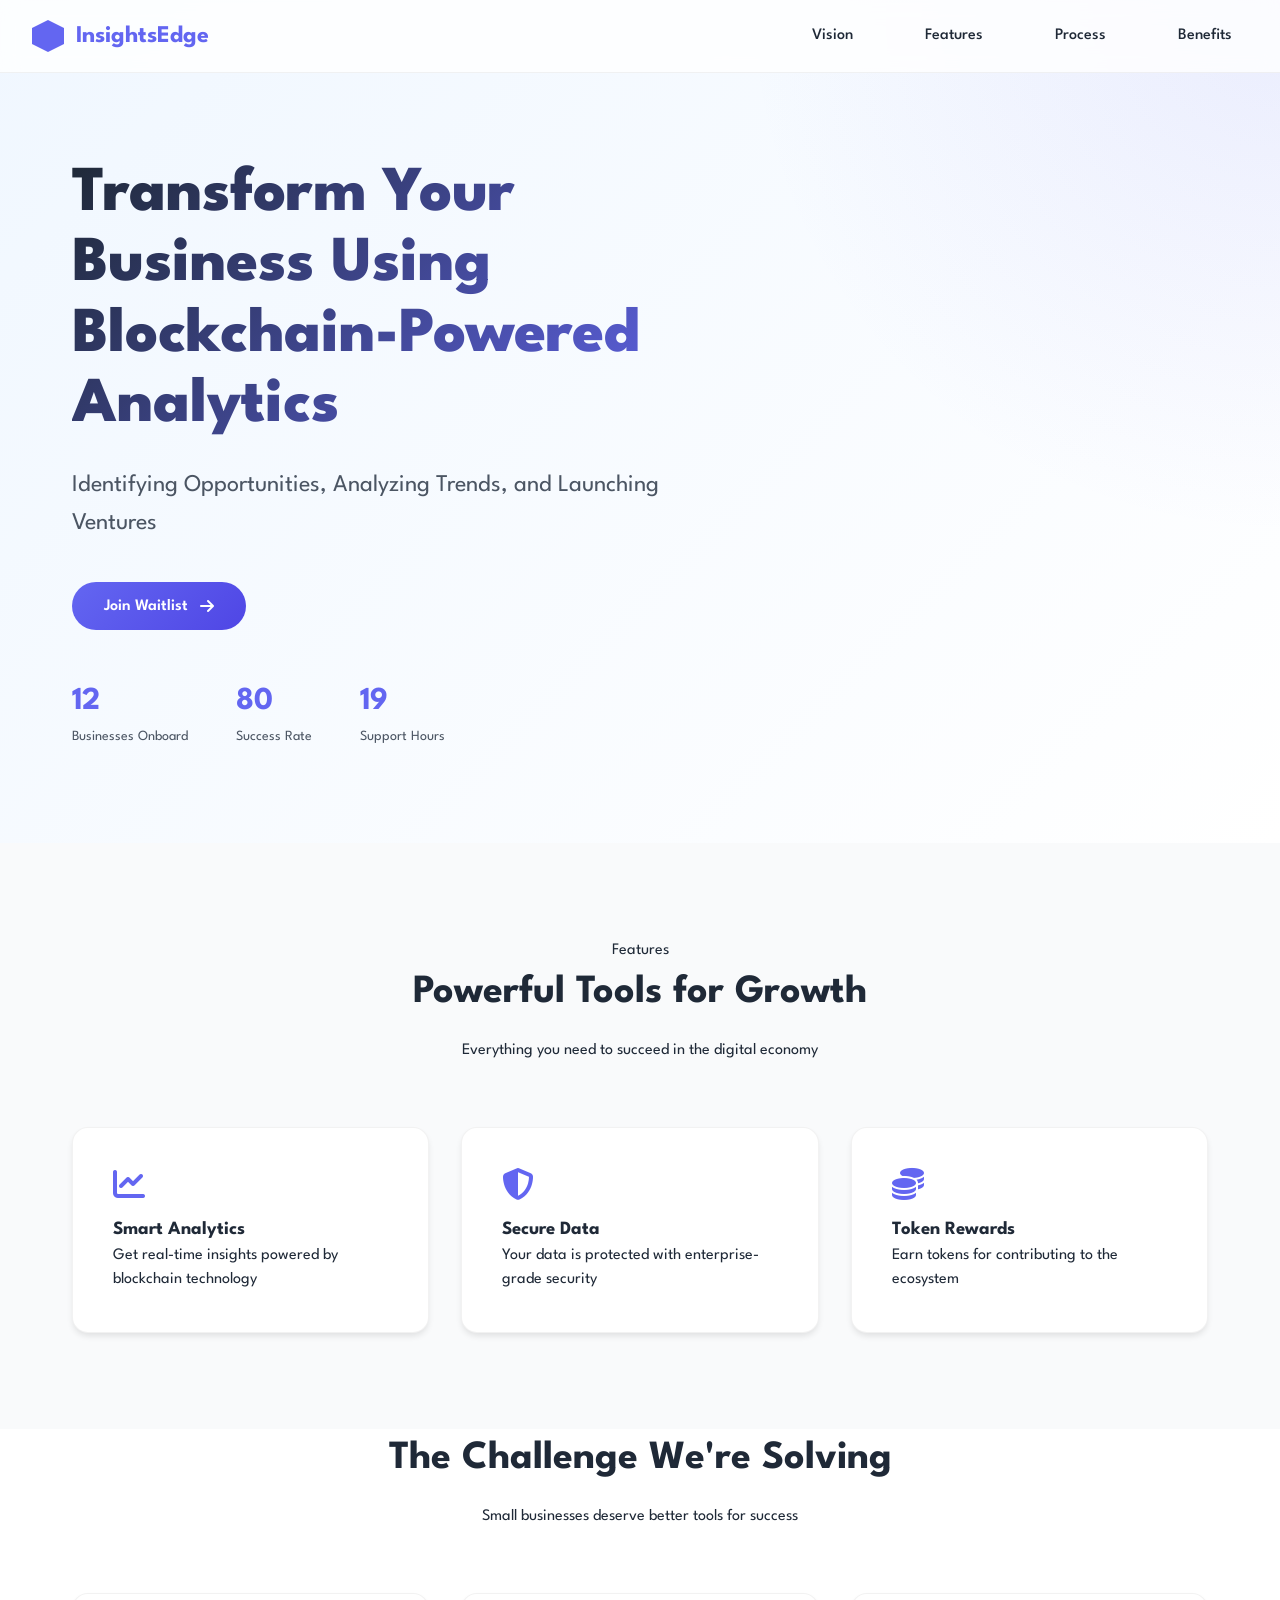
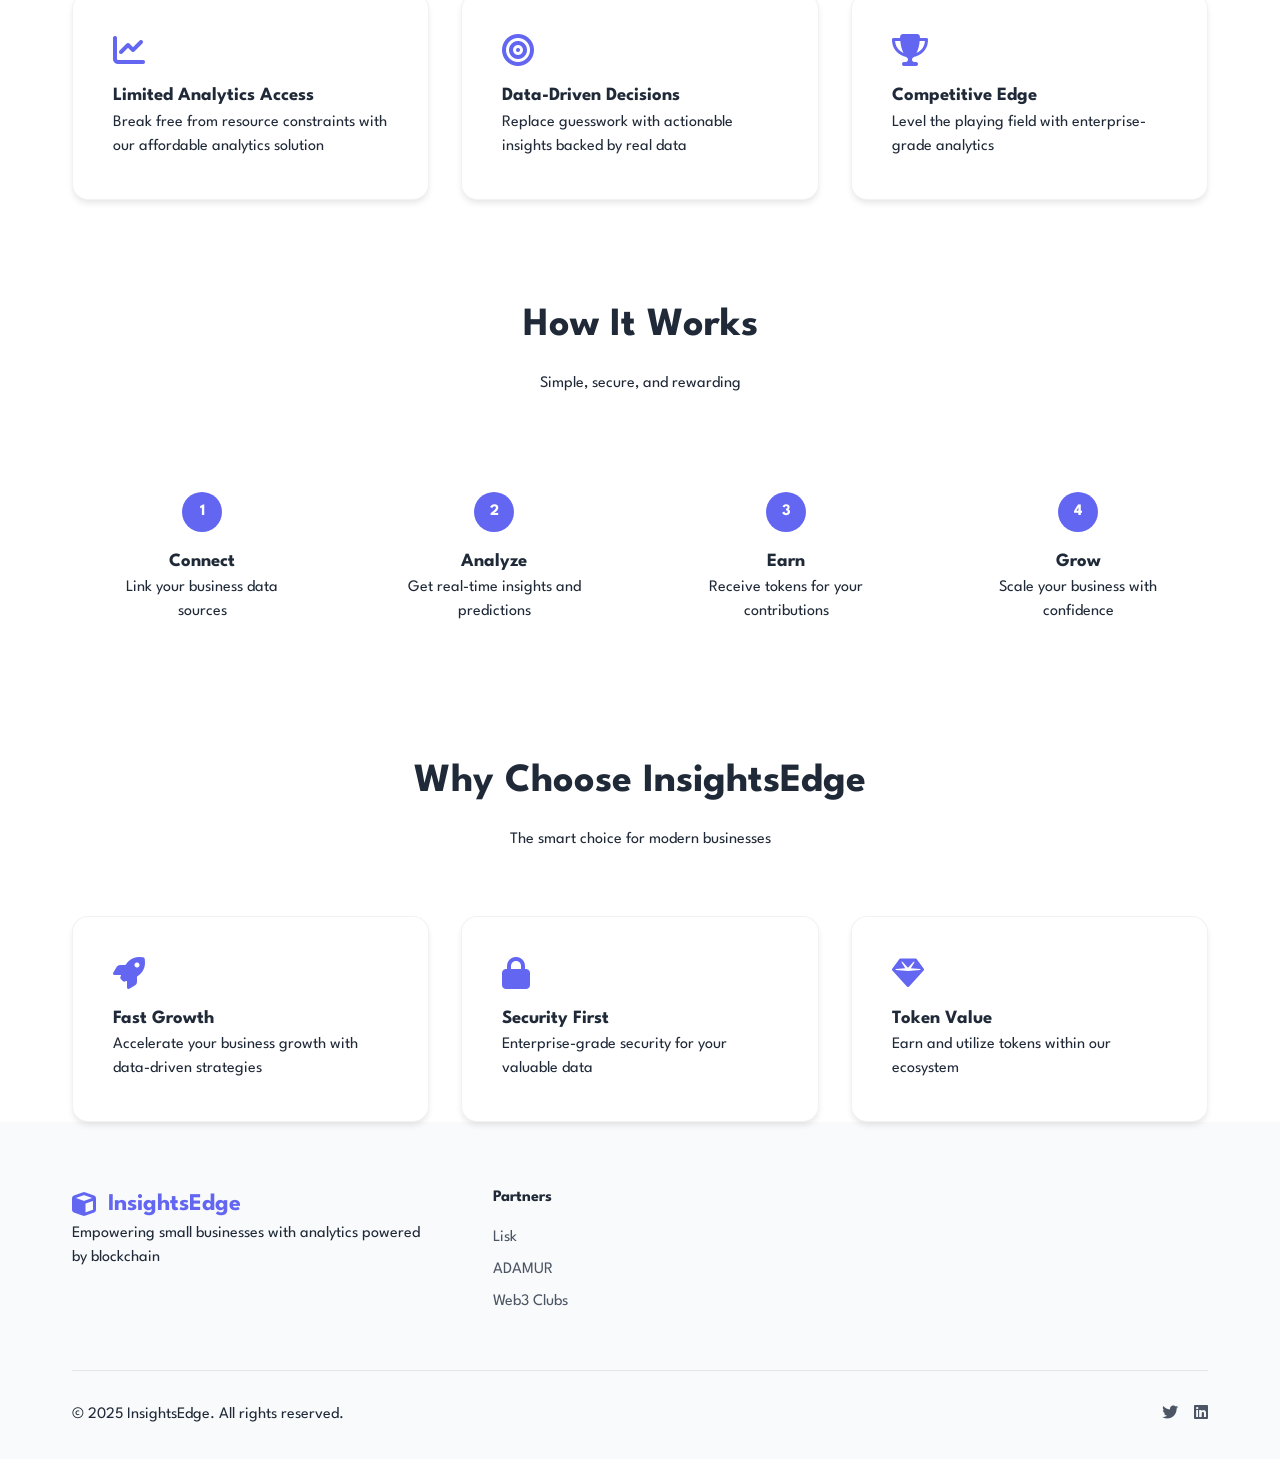
<file: frontend/templates/index.html>
<!DOCTYPE html>
<html lang="en">
  <head>
    <meta charset="UTF-8" />
    <meta name="viewport" content="width=device-width, initial-scale=1.0" />

    <link
      rel="stylesheet"
      href="https://cdnjs.cloudflare.com/ajax/libs/font-awesome/6.4.0/css/all.min.css"
    />

    <link rel="stylesheet" href="../static/css/style.css" />
    <script defer src="../static/js/script.js"></script>

    <title>Insights Edge</title>
  </head>
  <body>
    <nav class="nav-blur">
      <div class="nav-container">
        <div class="logo">
          <svg class="logo-icon" width="32" height="32" viewBox="0 0 32 32">
            <path fill="currentColor" d="M16 0L32 8v16L16 32 0 24V8L16 0z" />
          </svg>
          <span>InsightsEdge</span>
        </div>
        <div class="nav-links">
          <a href="#vision">Vision</a>
          <a href="#features">Features</a>
          <a href="#process">Process</a>
          <a href="#benefits">Benefits</a>
        </div>
        <!-- <div class="theme-toggler">
          <i class="fa-solid fa-moon"></i>
          <i class="fa-solid fa-sun"></i>
        </div> -->
      </div>
    </nav>

    <!-- Enhanced Hero Section -->
    <section class="hero">
      <div class="container">
        <div class="hero-content">
          <h1>
            Transform Your Business Using
            <span class="gradient-text">Blockchain-Powered Analytics</span>
          </h1>

          <p class="hero-subtitle">
            Identifying Opportunities, Analyzing Trends, and Launching Ventures
          </p>
          <div class="hero-cta">
            <button class="btn btn-primary" id="openWaitlist">
              Join Waitlist
              <i class="fas fa-arrow-right"></i>
            </button>
            <!-- <button class="btn btn-secondary">
              Watch Demo
              <i class="fas fa-play"></i>
            </button> -->
          </div>
          <div class="hero-stats">
            <div class="stat">
              <span class="stat-number" data-value="15">0</span>
              <span class="stat-label">Businesses Onboard</span>
            </div>
            <div class="stat">
              <span class="stat-number" data-value="98">0</span>
              <span class="stat-label">Success Rate</span>
            </div>
            <div class="stat">
              <span class="stat-number" data-value="24">0</span>
              <span class="stat-label">Support Hours</span>
            </div>
          </div>
        </div>
        <div class="hero-visual">
          <div class="blockchain-visual"></div>
        </div>
      </div>
    </section>
    <!-- Enhanced Features Section -->
    <section id="features" class="section-features">
      <div class="container">
        <div class="section-header">
          <span class="section-label">Features</span>
          <h2>Powerful Tools for Growth</h2>
          <p>Everything you need to succeed in the digital economy</p>
        </div>
        <div class="features-grid">
          <div class="feature-card">
            <div class="feature-icon">
              <i class="fas fa-chart-line"></i>
            </div>
            <h3>Smart Analytics</h3>
            <p>Get real-time insights powered by blockchain technology</p>
          </div>
          <div class="feature-card">
            <div class="feature-icon">
              <i class="fas fa-shield-alt"></i>
            </div>
            <h3>Secure Data</h3>
            <p>Your data is protected with enterprise-grade security</p>
          </div>
          <div class="feature-card">
            <div class="feature-icon">
              <i class="fas fa-coins"></i>
            </div>
            <h3>Token Rewards</h3>
            <p>Earn tokens for contributing to the ecosystem</p>
          </div>
        </div>
      </div>
    </section>

    <!-- Enhanced Vision Section -->
    <section id="vision" class="section-vision">
      <div class="container">
        <div class="section-header">
          <h2>The Challenge We're Solving</h2>
          <p>Small businesses deserve better tools for success</p>
        </div>
        <div class="challenge-grid">
          <div class="challenge-card">
            <div class="card-icon">
              <i class="fas fa-chart-line"></i>
            </div>
            <h3>Limited Analytics Access</h3>
            <p>
              Break free from resource constraints with our affordable analytics
              solution
            </p>
          </div>
          <div class="challenge-card">
            <div class="card-icon">
              <i class="fas fa-bullseye"></i>
            </div>
            <h3>Data-Driven Decisions</h3>
            <p>
              Replace guesswork with actionable insights backed by real data
            </p>
          </div>
          <div class="challenge-card">
            <div class="card-icon">
              <i class="fas fa-trophy"></i>
            </div>
            <h3>Competitive Edge</h3>
            <p>Level the playing field with enterprise-grade analytics</p>
          </div>
        </div>
      </div>
    </section>

    <!-- Enhanced Process Section -->
    <section id="process" class="section-process">
      <div class="container">
        <div class="section-header">
          <h2>How It Works</h2>
          <p>Simple, secure, and rewarding</p>
        </div>
        <div class="process-steps">
          <div class="step">
            <div class="step-number">1</div>
            <h3>Connect</h3>
            <p>Link your business data sources</p>
          </div>
          <div class="step">
            <div class="step-number">2</div>
            <h3>Analyze</h3>
            <p>Get real-time insights and predictions</p>
          </div>
          <div class="step">
            <div class="step-number">3</div>
            <h3>Earn</h3>
            <p>Receive tokens for your contributions</p>
          </div>
          <div class="step">
            <div class="step-number">4</div>
            <h3>Grow</h3>
            <p>Scale your business with confidence</p>
          </div>
        </div>
      </div>
    </section>

    <section id="benefits" class="section-benefits">
      <div class="container">
        <div class="section-header">
          <h2>Why Choose InsightsEdge</h2>
          <p>The smart choice for modern businesses</p>
        </div>
        <div class="benefits-grid">
          <div class="benefit-card">
            <i class="fas fa-rocket"></i>
            <h3>Fast Growth</h3>
            <p>Accelerate your business growth with data-driven strategies</p>
          </div>
          <div class="benefit-card">
            <i class="fas fa-lock"></i>
            <h3>Security First</h3>
            <p>Enterprise-grade security for your valuable data</p>
          </div>
          <div class="benefit-card">
            <i class="fas fa-gem"></i>
            <h3>Token Value</h3>
            <p>Earn and utilize tokens within our ecosystem</p>
          </div>
        </div>
      </div>
    </section>

    <!-- Enhanced Modal -->
    <div class="waitlist-modal" id="waitlistModal">
      <div class="modal-content">
        <button class="modal-close" aria-label="Close modal">&times;</button>
        <div class="modal-header">
          <h2>Join the Waitlist</h2>
          <p>
            Be among the first to experience the future of business intelligence
          </p>
        </div>
        <form id="waitlistForm" class="waitlist-form">
          <div class="form-group">
            <input
              type="text"
              id="name"
              name="name"
              required
              placeholder="Full Name"
            />
          </div>
          <div class="form-group">
            <input
              type="email"
              id="email"
              name="email"
              required
              placeholder="Business Email"
            />
          </div>
          <div class="form-group">
            <input
              type="text"
              id="company"
              name="company"
              required
              placeholder="Company Name"
            />
          </div>
          <div class="form-group">
            <select id="businessSize" name="businessSize" required>
              <option value="">Select Business Size</option>
              <option value="1-10">1-10 employees</option>
              <option value="11-50">11-50 employees</option>
              <option value="51-200">51-200 employees</option>
              <option value="201+">201+ employees</option>
            </select>
          </div>
          <button type="submit" class="btn btn-primary submit-button">
            <span>Join Waitlist</span>
            <div class="spinner"></div>
          </button>
        </form>
      </div>
    </div>

    <footer>
      <div class="container">
        <div class="footer-content">
          <div class="footer-brand">
            <div class="logo">
              <i class="fas fa-cube gradient-text"></i>
              <span>InsightsEdge</span>
            </div>
            <p>
              Empowering small businesses with analytics powered by blockchain
            </p>
          </div>
          <div class="footer-links">
            <div class="link-group">
              <h4>Partners</h4>
              <a href="https://lisk.com/">Lisk</a>
              <a href="https://www.adamur.io/">ADAMUR</a>
              <a href="https://www.web3clubs.io/">Web3 Clubs</a>
            </div>
          </div>
        </div>
        <div class="footer-bottom">
          <p>&copy; 2025 InsightsEdge. All rights reserved.</p>
          <div class="social-links">
            <a href="#"><i class="fab fa-twitter"></i></a>
            <a href="#"><i class="fab fa-linkedin"></i></a>
          </div>
        </div>
      </div>
    </footer>
  </body>
</html>
</file>
<file: frontend/static/css/style.css>
@import url('https://fonts.googleapis.com/css2?family=League+Spartan:wght@100..900&display=swap');

:root {
  --primary: #6366f1;
  --primary-dark: #4f46e5;
  --secondary: #818cf8;
  --text-primary: #1f2937;
  --text-secondary: #4b5563;
  --bg-primary: #ffffff;
  --bg-secondary: #f9fafb;
  --success: #10b981;
  --error: #ef4444;
  --border-radius: 16px;
  --transition: all 0.3s cubic-bezier(0.4, 0, 0.2, 1);
  --shadow-sm: 0 1px 2px 0 rgb(0 0 0 / 0.05);
  --shadow-md: 0 4px 6px -1px rgb(0 0 0 / 0.1);
  --shadow-lg: 0 10px 15px -3px rgb(0 0 0 / 0.1);
}

* {
  margin: 0;
  padding: 0;
  box-sizing: border-box;
  font-family: 'League Spartan', sans-serif;
}

.dark-theme {
  background-color: var(--text-primary);
  color: var(--bg-primary);
}

html,
body {
  height: 100%;
}

body {
  line-height: 1.5;
  color: var(--text-primary);
  background: var(--bg-primary);
}

.container {
  max-width: 1200px;
  margin: 0 auto;
  padding: 0 2rem;
}

/* Navigation */
nav {
  position: fixed;
  top: 0;
  left: 0;
  width: 100%;
  background: rgba(255, 255, 255, 0.8);
  backdrop-filter: blur(10px);
  z-index: 1000;
  padding: 1rem 0;
  border-bottom: 1px solid rgba(0, 0, 0, 0.05);
}

.nav-container {
  display: flex;
  justify-content: space-between;
  align-items: center;
  max-width: 1400px;
  margin: 0 auto;
  padding: 0 2rem;
}

.logo {
  display: flex;
  align-items: center;
  gap: 0.75rem;
  font-weight: 700;
  font-size: 1.5rem;
  color: var(--primary);
}

.nav-links {
  display: flex;
  gap: 2.5rem;
}

.nav-links a {
  color: var(--text-primary);
  text-decoration: none;
  font-weight: 500;
  transition: var(--transition);
  padding: 0.5rem 1rem;
  border-radius: 8px;
  position: relative;
}

.nav-links a::after {
  content: '';
  position: absolute;
  bottom: 0;
  left: 50%;
  transform: translateX(-50%);
  width: 0;
  height: 2px;
  background: var(--primary);
  transition: var(--transition);
}

.nav-links a:hover::after {
  width: 100%;
}

.theme-toggler {
  display: flex;
  align-items: center;
  justify-content: space-between;
}

.theme-toggler i {
  font-size: 1.5rem;
  color: var(--primary);
  cursor: pointer;
}

.theme-toggler .fa-sun {
  display: none;
}

body.dark-theme .fa-sun {
    display: flex;
}

body.dark-theme .fa-moon {
    display: none;
}

/* Hero Section */
.hero {
  padding: 10rem 0 6rem;
  background: linear-gradient(135deg, #f0f7ff 0%, #ffffff 100%);
  position: relative;
  overflow: hidden;
}

.hero::before {
  content: '';
  position: absolute;
  top: -50%;
  right: -50%;
  width: 100%;
  height: 100%;
  background: radial-gradient(
    circle,
    rgba(99, 102, 241, 0.1) 0%,
    rgba(99, 102, 241, 0) 70%
  );
  transform: rotate(-45deg);
}

.hero-content {
  max-width: 650px;
  position: relative;
  z-index: 1;
}

h1 {
  font-size: 4rem;
  line-height: 1.1;
  font-weight: 800;
  margin-bottom: 1.5rem;
  background: linear-gradient(
    135deg,
    var(--text-primary) 0%,
    var(--primary) 100%
  );
  -webkit-background-clip: text;
  -webkit-text-fill-color: transparent;
}

.hero-subtitle {
  font-size: 1.5rem;
  color: var(--text-secondary);
  margin-bottom: 2.5rem;
  line-height: 1.6;
}

.hero-cta {
  display: flex;
  gap: 1rem;
  margin-bottom: 3rem;
}

.btn {
  display: inline-flex;
  align-items: center;
  gap: 0.75rem;
  padding: 1rem 2rem;
  border-radius: 50px;
  font-weight: 600;
  cursor: pointer;
  transition: var(--transition);
  border: none;
  font-size: 1rem;
  position: relative;
  overflow: hidden;
}

.btn-primary {
  background: linear-gradient(135deg, var(--primary), var(--primary-dark));
  color: white;
}

.btn-primary::before {
  content: '';
  position: absolute;
  top: 0;
  left: 0;
  width: 100%;
  height: 100%;
  background: linear-gradient(
    135deg,
    rgba(255, 255, 255, 0.2) 0%,
    rgba(255, 255, 255, 0) 100%
  );
  transform: translateX(-100%);
  transition: var(--transition);
}

.btn-primary:hover::before {
  transform: translateX(0);
}

.hero-stats {
  display: flex;
  gap: 3rem;
}

.stat {
  display: flex;
  flex-direction: column;
}

.stat-number {
  font-size: 2rem;
  font-weight: 700;
  color: var(--primary);
}

.stat-label {
  color: var(--text-secondary);
  font-size: 0.875rem;
}

/* Features Section */
.section-features {
  padding: 6rem 0;
  background: var(--bg-secondary);
}

.section-header {
  text-align: center;
  margin-bottom: 4rem;
}

.section-header h2 {
  font-size: 2.5rem;
  margin-bottom: 1rem;
}

.features-grid,
.challenge-grid,
.benefits-grid {
  display: grid;
  grid-template-columns: repeat(auto-fit, minmax(250px, 1fr));
  gap: 2rem;
}

.feature-card,
.challenge-card,
.benefit-card {
  background: white;
  padding: 2.5rem;
  border-radius: var(--border-radius);
  box-shadow: var(--shadow-md);
  transition: var(--transition);
  border: 1px solid rgba(0, 0, 0, 0.05);
  position: relative;
  overflow: hidden;
}

.feature-card::before {
  content: '';
  position: absolute;
  top: 0;
  left: 0;
  width: 100%;
  height: 100%;
  background: linear-gradient(
    135deg,
    rgba(99, 102, 241, 0.1) 0%,
    rgba(99, 102, 241, 0) 100%
  );
  opacity: 0;
  transition: var(--transition);
}

.feature-card:hover {
  transform: translateY(-5px);
  box-shadow: var(--shadow-lg);
}

.feature-card:hover::before {
  opacity: 1;
}

.feature-card i,
.challenge-card i,
.benefit-card i {
  font-size: 2rem;
  color: var(--primary);
  margin-bottom: 1rem;
}

/* Process Section */
.section-process {
  padding: 6rem 0;
}

.process-steps {
  display: grid;
  grid-template-columns: repeat(auto-fit, minmax(200px, 1fr));
  gap: 2rem;
}

.step {
  text-align: center;
  padding: 2rem;
}

.step-number {
  width: 40px;
  height: 40px;
  background: var(--primary);
  color: white;
  border-radius: 50%;
  display: flex;
  align-items: center;
  justify-content: center;
  margin: 0 auto 1rem;
  font-weight: 700;
}

/* Modal */
.waitlist-modal {
  display: none;
  position: fixed;
  top: 0;
  left: 0;
  width: 100%;
  height: 100%;
  background: rgba(0, 0, 0, 0.5);
  backdrop-filter: blur(5px);
  z-index: 2000;
  align-items: center;
  justify-content: center;
}

.modal-content {
  background: white;
  padding: 3rem;
  border-radius: var(--border-radius);
  max-width: 550px;
  width: 90%;
  position: relative;
  box-shadow: var(--shadow-lg);
}

.modal-close {
  position: absolute;
  top: 1rem;
  right: 1rem;
  background: none;
  border: none;
  font-size: 1.5rem;
  cursor: pointer;
  color: var(--text-secondary);
}

.form-group {
  margin-bottom: 1.5rem;
}

.form-group input,
.form-group select {
  width: 100%;
  padding: 1rem;
  border: 2px solid #e5e7eb;
  border-radius: 12px;
  font-size: 1rem;
  transition: var(--transition);
  background: var(--bg-secondary);
}

.form-group input:focus,
.form-group select:focus {
  border-color: var(--primary);
  outline: none;
  box-shadow: 0 0 0 4px rgba(99, 102, 241, 0.1);
}

/* Footer */
footer {
  background: var(--bg-secondary);
  padding: 4rem 0 2rem;
}

.footer-content {
  display: grid;
  grid-template-columns: 1fr 2fr;
  gap: 4rem;
  margin-bottom: 3rem;
}

.footer-links {
  display: grid;
  grid-template-columns: repeat(3, 1fr);
  gap: 2rem;
}

.link-group h4 {
  color: var(--text-primary);
  margin-bottom: 1rem;
}

.link-group a {
  display: block;
  color: var(--text-secondary);
  text-decoration: none;
  margin-bottom: 0.5rem;
  transition: var(--transition);
}

.link-group a:hover {
  color: var(--primary);
}

.footer-bottom {
  display: flex;
  justify-content: space-between;
  align-items: center;
  padding-top: 2rem;
  border-top: 1px solid #e5e7eb;
}

.social-links {
  display: flex;
  gap: 1rem;
}

.social-links a {
  color: var(--text-secondary);
  transition: var(--transition);
}

.social-links a:hover {
  color: var(--primary);
}

/* Enhanced Animations */
@keyframes float {
  0% {
    transform: translateY(0px);
  }
  50% {
    transform: translateY(-10px);
  }
  100% {
    transform: translateY(0px);
  }
}

.floating {
  animation: float 3s ease-in-out infinite;
}

/* Responsive Design */
@media (max-width: 768px) {
  h1 {
    font-size: 2.5rem;
  }

  .hero-stats {
    flex-direction: column;
    gap: 1.5rem;
  }

  .footer-content {
    grid-template-columns: 1fr;
  }

  .footer-links {
    grid-template-columns: 1fr 1fr;
  }
}

@media (max-width: 640px) {
  .hero-cta {
    flex-direction: column;
  }

  .nav-links {
    display: none;
  }

  .menu-toggle {
    display: block;
  }
}
</file>
